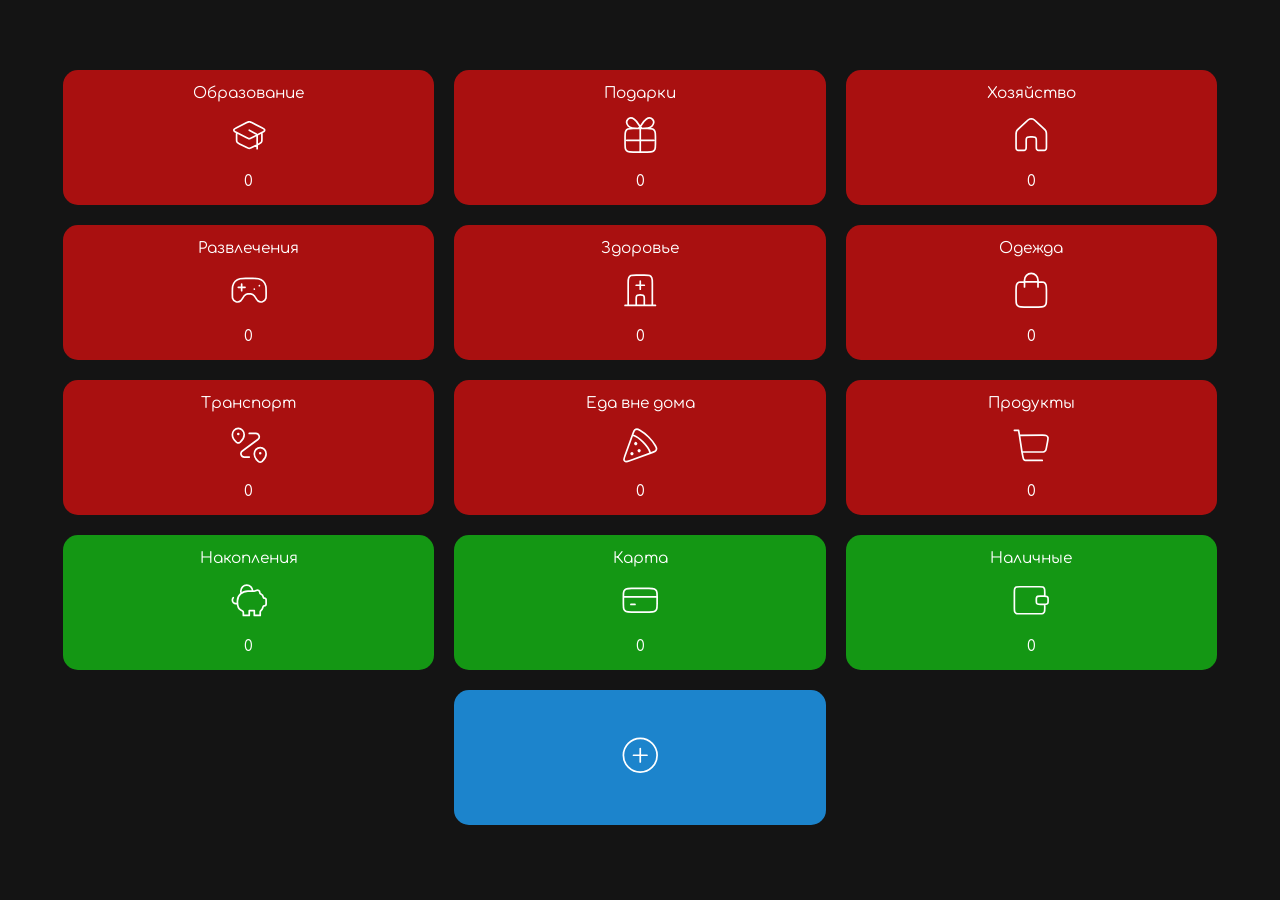
<file: webApp/index.html>
<!DOCTYPE html>
<html lang="ru">
<head>
    <meta charset="UTF-8">
    <meta name="viewport" content="width=device-width, initial-scale=1.0">
    <title>Coin note</title>
    <link rel="stylesheet" href="style.css">
</head>
<body>
    <div class="Kategories">
        <div class="kategory">
            <p>Образование</p>
            <svg viewBox="0 0 24 24" fill="none" xmlns="http://www.w3.org/2000/svg">
                <path d="M16.6788 19.966V12.5602C16.6788 12.2189 16.6788 12.0483 16.6287 11.896C16.5843 11.7612 16.5118 11.6375 16.416 11.5329C16.3076 11.4147 16.1588 11.3313 15.8611 11.1644L11.9991 8.99995M19.4991 10.5V14.2722C19.4991 14.9902 19.4991 15.3491 19.3898 15.666C19.2932 15.9463 19.1354 16.2015 18.928 16.4133C18.6934 16.6528 18.3723 16.8134 17.7302 17.1344L13.4302 19.2844C12.9055 19.5468 12.6431 19.678 12.3679 19.7296C12.1242 19.7753 11.8741 19.7753 11.6303 19.7296C11.3551 19.678 11.0928 19.5468 10.5681 19.2844L6.26805 17.1344C5.62593 16.8134 5.30487 16.6528 5.0703 16.4133C4.86287 16.2015 4.70511 15.9463 4.60845 15.666C4.49914 15.3491 4.49914 14.9902 4.49914 14.2722V10.5M10.5472 4.49359L4.49683 7.57413C3.59326 8.03418 3.14147 8.2642 2.99561 8.57407C2.86865 8.8438 2.86865 9.15611 2.99561 9.42584C3.14147 9.73571 3.59326 9.96573 4.49683 10.4258L10.5472 13.5063C11.0792 13.7772 11.3452 13.9126 11.6246 13.9659C11.8721 14.013 12.1262 14.013 12.3737 13.9659C12.6531 13.9126 12.9191 13.7772 13.451 13.5063L19.5014 10.4258C20.405 9.96573 20.8568 9.73571 21.0027 9.42584C21.1296 9.15611 21.1296 8.8438 21.0027 8.57407C20.8568 8.2642 20.405 8.03418 19.5014 7.57412L13.451 4.49359C12.9191 4.22273 12.6531 4.08731 12.3737 4.03404C12.1262 3.98686 11.8721 3.98686 11.6246 4.03404C11.3452 4.08731 11.0792 4.22273 10.5472 4.49359Z" stroke="White" stroke-width="1" stroke-linecap="round" stroke-linejoin="round"/>
            </svg>
            <p class="coinCounter">0</p>
        </div>

        <div class="kategory">
            <p>Подарки</p>
            <svg viewBox="0 0 24 24" fill="none" xmlns="http://www.w3.org/2000/svg">
                <path d="M12 8V22M4 15H20M7.8 22H16.2C17.8802 22 18.7202 22 19.362 21.673C19.9265 21.3854 20.3854 20.9265 20.673 20.362C21 19.7202 21 18.8802 21 17.2V12.8C21 11.1198 21 10.2798 20.673 9.63803C20.3854 9.07354 19.9265 8.6146 19.362 8.32698C18.7202 8 17.8802 8 16.2 8H7.8C6.11984 8 5.27976 8 4.63803 8.32698C4.07354 8.6146 3.6146 9.07354 3.32698 9.63803C3 10.2798 3 11.1198 3 12.8V17.2C3 18.8802 3 19.7202 3.32698 20.362C3.6146 20.9265 4.07354 21.3854 4.63803 21.673C5.27976 22 6.11984 22 7.8 22ZM11 8C12.5 6.83334 13.5594 3.79394 15.5 2.50008C18.5 0.4999 21.5 3.5 19 6.49995C17.5 8.29992 13.1667 8 11 8ZM12.9313 8C11.4313 6.83334 10.3719 3.79394 8.43127 2.50008C5.43127 0.4999 2.43128 3.5 4.93127 6.49995C6.43127 8.29992 10.7646 8 12.9313 8Z" stroke="white" stroke-width="1" stroke-linecap="round"/>
            </svg>
            <p class="coinCounter">0</p>
        </div>

        <div class="kategory">
            <p>Хозяйство</p>
            <svg viewBox="0 0 24 24" fill="none" xmlns="http://www.w3.org/2000/svg">
                <path d="M18.943 7.59966L15.2572 4.19452C14.1086 3.13336 13.5343 2.60278 12.8818 2.40211C12.3072 2.22542 11.6928 2.22542 11.1182 2.40211C10.4657 2.60278 9.89136 3.13336 8.74275 4.19452L5.057 7.59966C4.29913 8.29983 3.9202 8.64992 3.6486 9.06676C3.40788 9.43623 3.2299 9.84296 3.12187 10.2705C3 10.7529 3 11.2688 3 12.3006V18.6C3 19.4401 3 19.8601 3.16349 20.181C3.3073 20.4632 3.53677 20.6927 3.81901 20.8365C4.13988 21 4.55992 21 5.4 21H6.6C7.44008 21 7.86012 21 8.18099 20.8365C8.46323 20.6927 8.6927 20.4632 8.83651 20.181C9 19.8601 9 19.4401 9 18.6V15.4C9 14.5599 9 14.1399 9.16349 13.819C9.3073 13.5368 9.53677 13.3073 9.81901 13.1635C10.1399 13 10.5599 13 11.4 13H12.6C13.4401 13 13.8601 13 14.181 13.1635C14.4632 13.3073 14.6927 13.5368 14.8365 13.819C15 14.1399 15 14.5599 15 15.4V18.6C15 19.4401 15 19.8601 15.1635 20.181C15.3073 20.4632 15.5368 20.6927 15.819 20.8365C16.1399 21 16.5599 21 17.4 21H18.6C19.4401 21 19.8601 21 20.181 20.8365C20.4632 20.6927 20.6927 20.4632 20.8365 20.181C21 19.8601 21 19.4401 21 18.6V12.3006C21 11.2688 21 10.7529 20.8781 10.2705C20.7701 9.84296 20.5921 9.43623 20.3514 9.06676C20.0798 8.64992 19.7009 8.29983 18.943 7.59966Z" stroke="white" stroke-width="1" stroke-linecap="round" stroke-linejoin="round"/>
            </svg>
            <p class="coinCounter">0</p>
        </div>

        <div class="kategory">
            <p>Развлечения</p>
            <svg viewBox="0 0 24 24" fill="none" xmlns="http://www.w3.org/2000/svg">
                <path d="M5.49442 10.2846H7.49442M7.49442 10.2846H9.49442M7.49442 10.2846V8.28464M7.49442 10.2846V12.2846M15 11.2846H15.01M18 9.28464H18.01M11.7474 14.1429C11.4073 14.1429 11.2373 14.1429 11.0777 14.16C10.2958 14.2439 9.5781 14.6314 9.07908 15.2392C8.97726 15.3632 8.884 15.5054 8.69747 15.7898C7.75224 17.2308 7.27962 17.9513 6.96424 18.2245C5.30445 19.6622 2.71312 18.8882 2.11387 16.7756C2 16.3742 2 15.5125 2 13.7892V12.8539C2 11.1302 2 10.2684 2.1758 9.55823C2.71065 7.39763 4.39763 5.71065 6.55823 5.1758C7.2684 5 8.13022 5 9.85386 5H14.1461C15.8698 5 16.7316 5 17.4418 5.1758C19.6024 5.71065 21.2893 7.39763 21.8242 9.55824C22 10.2684 22 11.1302 22 12.8539V13.7892C22 15.5125 22 16.3742 21.8861 16.7756C21.2869 18.8882 18.6955 19.6622 17.0358 18.2245C16.7204 17.9513 16.2478 17.2308 15.3025 15.7898C15.116 15.5054 15.0227 15.3632 14.9209 15.2392C14.4219 14.6314 13.7042 14.2439 12.9223 14.16C12.7627 14.1429 12.5927 14.1429 12.2526 14.1429H11.7474Z" stroke="white" stroke-width="1" stroke-linecap="round" stroke-linejoin="round"/>
            </svg>
            <p class="coinCounter">0</p>
        </div>

        <div class="kategory">
            <p>Здоровье</p>
            <svg viewBox="0 0 24 24" fill="none" xmlns="http://www.w3.org/2000/svg">
                <path d="M3 21L21 21M9.59961 9.02529H14.4004M12 6.6249V11.4257M19.1582 21L19.1582 7.8C19.1582 6.11984 19.1582 5.27976 18.8312 4.63803C18.5436 4.07354 18.0847 3.6146 17.5202 3.32698C16.8784 3 16.0384 3 14.3582 3L9.6418 3C7.96164 3 7.12156 3 6.47983 3.32698C5.91534 3.6146 5.4564 4.07354 5.16878 4.63803C4.8418 5.27976 4.8418 6.11984 4.8418 7.8L4.8418 21H19.1582ZM14.4004 21V17.1889C14.4004 16.3489 14.4004 15.9288 14.2369 15.608C14.0931 15.3257 13.8636 15.0962 13.5814 14.9524C13.2605 14.7889 12.8403 14.7889 12 14.7889C11.1597 14.7889 10.7395 14.7889 10.4186 14.9524C10.1364 15.0962 9.90691 15.3257 9.7631 15.608C9.59961 15.9288 9.59961 16.3489 9.59961 17.1889L9.59961 21H14.4004Z" stroke="white" stroke-width="1" stroke-linecap="round" stroke-linejoin="round"/>
            </svg>
            <p class="coinCounter">0</p>
        </div>

        <div class="kategory">
            <p>Одежда</p>
            <svg viewBox="0 0 24 24" fill="none" xmlns="http://www.w3.org/2000/svg">
                <path d="M16 10V6C16 3.79086 14.2091 2 12 2C9.79086 2 8 3.79086 8 6V10M7.8 22H16.2C17.8802 22 18.7202 22 19.362 21.673C19.9265 21.3854 20.3854 20.9265 20.673 20.362C21 19.7202 21 18.8802 21 17.2V11.8C21 10.1198 21 9.27976 20.673 8.63803C20.3854 8.07354 19.9265 7.6146 19.362 7.32698C18.7202 7 17.8802 7 16.2 7H7.8C6.11984 7 5.27976 7 4.63803 7.32698C4.07354 7.6146 3.6146 8.07354 3.32698 8.63803C3 9.27976 3 10.1198 3 11.8V17.2C3 18.8802 3 19.7202 3.32698 20.362C3.6146 20.9265 4.07354 21.3854 4.63803 21.673C5.27976 22 6.11984 22 7.8 22Z" stroke="white" stroke-width="1" stroke-linecap="round" stroke-linejoin="round"/>
            </svg>
            <p class="coinCounter">0</p>
        </div>

        <div class="kategory">
            <p>Транспорт</p>
            <svg viewBox="0 0 24 24" fill="none" xmlns="http://www.w3.org/2000/svg">
                <path d="M5.5 5.3044H5.505M18.5 16.6794H18.505M12 5H15.9142C17.8448 5 18.6548 7.46487 17.1006 8.61011L7.89944 15.3899C6.34518 16.5351 7.15521 19 9.08584 19H12M9 5.78947C9 7.68054 7.67968 9.21423 6.66091 10.1162C6.38445 10.3609 6.24623 10.4833 5.92872 10.578C5.7182 10.6408 5.2818 10.6408 5.07128 10.578C4.75377 10.4833 4.61555 10.3609 4.33909 10.1162C3.32032 9.21423 2 7.68054 2 5.78947C2 3.69661 3.567 2 5.5 2C7.433 2 9 3.69661 9 5.78947ZM5.75 5.3044C5.75 5.44247 5.63807 5.5544 5.5 5.5544C5.36193 5.5544 5.25 5.44247 5.25 5.3044C5.25 5.16633 5.36193 5.0544 5.5 5.0544C5.63807 5.0544 5.75 5.16633 5.75 5.3044ZM22 17.1645C22 19.0555 20.6797 20.5892 19.6609 21.4912C19.3845 21.7359 19.2462 21.8583 18.9287 21.953C18.7182 22.0158 18.2818 22.0158 18.0713 21.953C17.7538 21.8583 17.6155 21.7359 17.3391 21.4912C16.3203 20.5892 15 19.0555 15 17.1645C15 15.0716 16.567 13.375 18.5 13.375C20.433 13.375 22 15.0716 22 17.1645ZM18.75 16.6794C18.75 16.8175 18.6381 16.9294 18.5 16.9294C18.3619 16.9294 18.25 16.8175 18.25 16.6794C18.25 16.5413 18.3619 16.4294 18.5 16.4294C18.6381 16.4294 18.75 16.5413 18.75 16.6794Z" stroke="white" stroke-width="1" stroke-linecap="round" stroke-linejoin="round"/>
            </svg>
            <p class="coinCounter">0</p>
        </div>

        <div class="kategory">
            <p>Еда вне дома</p>
            <svg viewBox="0 0 24 24" fill="none" xmlns="http://www.w3.org/2000/svg">
                <path d="M7.79578 6.11178C9.39039 6.6122 11.5971 8.09273 13.6966 10.1922C15.9013 12.3969 17.4235 14.72 17.8448 16.3281M11.339 15.2119L11.3325 15.2184M7.08311 16.9602L7.07667 16.9667M9.3253 10.9803L9.31886 10.9867M3.05115 17.9187L7.82034 4.71153C8.18152 3.71131 8.36211 3.2112 8.77276 2.86546C9.09385 2.59511 9.64008 2.39561 10.0598 2.39539C10.5966 2.3951 10.9858 2.61996 11.7642 3.06965C13.4929 4.06845 15.2711 5.4309 16.9424 7.10218C18.6127 8.77248 19.9745 10.5496 20.9731 12.2774C21.4231 13.0558 21.6481 13.4451 21.6478 13.9819C21.6477 14.4017 21.4482 14.948 21.1778 15.2692C20.8321 15.6799 20.3319 15.8605 19.3314 16.2218L6.12361 20.9911C4.58909 21.5453 3.82183 21.8223 3.32098 21.6493C2.88556 21.4989 2.5434 21.1567 2.39298 20.7213C2.21996 20.2205 2.49702 19.4532 3.05115 17.9187ZM11.0169 15.534C11.1948 15.7118 11.4831 15.7118 11.661 15.534C11.8388 15.3561 11.8388 15.0678 11.661 14.8899C11.4831 14.7121 11.1948 14.7121 11.0169 14.8899C10.8391 15.0678 10.8391 15.3561 11.0169 15.534ZM6.76109 17.2823C6.93894 17.4601 7.22729 17.4601 7.40513 17.2823C7.58298 17.1044 7.58298 16.8161 7.40513 16.6382C7.22729 16.4604 6.93894 16.4604 6.76109 16.6382C6.58324 16.8161 6.58324 17.1044 6.76109 17.2823ZM9.00328 11.3023C9.18112 11.4801 9.46947 11.4801 9.64732 11.3023C9.82517 11.1244 9.82517 10.8361 9.64732 10.6582C9.46947 10.4804 9.18112 10.4804 9.00328 10.6582C8.82543 10.8361 8.82543 11.1244 9.00328 11.3023Z" stroke="white" stroke-width="1" stroke-linecap="round" stroke-linejoin="round"/>
            </svg>
            <p class="coinCounter">0</p>
        </div>

        <div class="kategory">
            <p>Продукты</p>
            <svg viewBox="0 0 24 24" fill="none" xmlns="http://www.w3.org/2000/svg">
                <path d="M5 6.14247L18.5033 6.03191C19.8397 6.02097 20.5078 6.0155 20.9784 6.2861C21.3912 6.52346 21.7057 6.90027 21.8655 7.3488C22.0476 7.86016 21.9228 8.51661 21.6732 9.8295L20.9948 13.3977C20.8187 14.324 20.7306 14.7871 20.492 15.1339C20.2816 15.4396 19.9902 15.6808 19.6506 15.8304C19.2653 16.0001 18.7939 16.0001 17.8511 16.0001L6.5 16M5 6.14247L6.5 16M5 6.14247L4.5 3.14247H2M6.5 16L7.11456 19.0728C7.25187 19.7594 7.32053 20.1026 7.49972 20.3595C7.65774 20.586 7.87524 20.7645 8.12824 20.8753C8.41514 21.001 8.76521 21.0014 9.46535 21.0021L18.4882 21.0119" stroke="white" stroke-width="1" stroke-linecap="round" stroke-linejoin="round"/>
            </svg>
            <p class="coinCounter">0</p>
        </div>
    </div>


    <div class="Storages">

        <div class="storage">
            <p>Накопления</p>
            <svg viewBox="0 0 24 24" fill="none" xmlns="http://www.w3.org/2000/svg">
                <path d="M14 6.5C14 4.567 12.433 3 10.5 3C8.567 3 7 4.567 7 6.5C7 6.93293 7.0786 7.3475 7.22232 7.73022M5 14H4.12026C2.94927 14 2 13.0507 2 11.8797C2 11.4385 2.13768 11.0082 2.39386 10.6489L2.5 10.5M11.2222 6.5668H14.9289C15.2007 6.5668 15.4683 6.50423 15.7081 6.38462L16.1609 6.15874C17.1102 5.6852 18.2571 6.32805 18.2571 7.33368C18.2571 7.7646 18.4976 8.14219 18.8947 8.36124C19.4601 8.67316 20.1576 9.18175 20.331 10.2148C20.3774 10.4916 20.6145 10.7203 20.9143 10.7203C21.5139 10.7203 22 11.1745 22 11.7349V14.1992C22 14.8011 21.4779 15.2891 20.8338 15.2891C20.5629 15.2891 20.332 15.4649 20.2369 15.7018C19.9933 16.3083 19.9656 16.9396 19.5532 17.4154C18.967 18.0916 18.674 18.4297 18.6224 18.524C18.5383 18.6781 18.5602 18.6193 18.5229 18.7908C18.5 18.8959 18.5 19.0097 18.5 19.2373V21H15V18.1965H12V21H8.5V19.7965C8.5 19.3351 8.5 19.1045 8.44913 18.9511C8.38264 18.7507 8.37699 18.7411 8.23344 18.5863C8.12363 18.4678 7.73581 18.2544 6.96018 17.8276C5.57981 17.068 5 15.2181 5 13.0566V12.3816C5 9.17019 7.78578 6.5668 11.2222 6.5668Z" stroke="white" stroke-width="1" stroke-linecap="round" stroke-linejoin="round"/>
            </svg>
            <p class="coinCounter">0</p>
        </div>

        <div class="storage">
            <p>Карта</p>
            <svg viewBox="0 0 24 24" fill="none" xmlns="http://www.w3.org/2000/svg">
                <path d="M2 10H22M6.45898 14.4835H8.88477M6.8 19H17.2C18.8802 19 19.7202 19 20.362 18.673C20.9265 18.3854 21.3854 17.9265 21.673 17.362C22 16.7202 22 15.8802 22 14.2V9.8C22 8.11984 22 7.27976 21.673 6.63803C21.3854 6.07354 20.9265 5.6146 20.362 5.32698C19.7202 5 18.8802 5 17.2 5H6.8C5.11984 5 4.27976 5 3.63803 5.32698C3.07354 5.6146 2.6146 6.07354 2.32698 6.63803C2 7.27976 2 8.11984 2 9.8V14.2C2 15.8802 2 16.7202 2.32698 17.362C2.6146 17.9265 3.07354 18.3854 3.63803 18.673C4.27976 19 5.11984 19 6.8 19Z" stroke="white" stroke-width="1" stroke-linecap="round" stroke-linejoin="round"/>
            </svg>
            <p class="coinCounter">0</p>
        </div>

        <div class="storage">
            <p>Наличные</p>
            <svg viewBox="0 0 24 24" fill="none" xmlns="http://www.w3.org/2000/svg">
                <path d="M20 14.5V16.8C20 17.9201 20 18.4802 19.782 18.908C19.5903 19.2843 19.2843 19.5903 18.908 19.782C18.4802 20 17.9201 20 16.8 20H5.2C4.0799 20 3.51984 20 3.09202 19.782C2.71569 19.5903 2.40973 19.2843 2.21799 18.908C2 18.4802 2 17.9201 2 16.8V7.2C2 6.0799 2 5.51984 2.21799 5.09202C2.40973 4.71569 2.71569 4.40973 3.09202 4.21799C3.51984 4 4.0799 4 5.2 4H16.8C17.9201 4 18.4802 4 18.908 4.21799C19.2843 4.40973 19.5903 4.71569 19.782 5.09202C20 5.51984 20 6.0799 20 7.2V9.24191M17.4 14.4587H19.6C20.4401 14.4587 20.8601 14.4587 21.181 14.2952C21.4632 14.1514 21.6927 13.922 21.8365 13.6397C22 13.3189 22 12.8988 22 12.0587V11.9413C22 11.1012 22 10.6811 21.8365 10.3603C21.6927 10.078 21.4632 9.84856 21.181 9.70475C20.8601 9.54126 20.4401 9.54126 19.6 9.54126H17.4C16.5599 9.54126 16.1399 9.54126 15.819 9.70475C15.5368 9.84856 15.3073 10.078 15.1635 10.3603C15 10.6811 15 11.1012 15 11.9413V12.0587C15 12.8988 15 13.3189 15.1635 13.6397C15.3073 13.922 15.5368 14.1514 15.819 14.2952C16.1399 14.4587 16.5599 14.4587 17.4 14.4587Z" stroke="white" stroke-width="1" stroke-linecap="round" stroke-linejoin="round"/>
            </svg>
            <p class="coinCounter">0</p>
        </div>
    </div>


    <div class="Income">
        <div></div>

        <div class="plus" draggable="true">
            <svg viewBox="0 0 24 24" fill="none" xmlns="http://www.w3.org/2000/svg">
                <path d="M8 12H12M12 12H16M12 12V8M12 12V16M22 12C22 17.5228 17.5228 22 12 22C6.47715 22 2 17.5228 2 12C2 6.47715 6.47715 2 12 2C17.5228 2 22 6.47715 22 12Z" stroke="white" stroke-width="1" stroke-linecap="round"/>
            </svg>
        </div>

        <div></div>
    </div>
    
    <script srcc="coinNote.js"></script>
</body>
</html>
</file>
<file: webApp/style.css>
@import url('https://fonts.googleapis.com/css2?family=Comfortaa:wght@700&display=swap');

body {
    background-color: #141414;
    color: white;
    font-family: 'Comfortaa';
    height: 100%;
    max-height: 100vh;
    overflow: hidden;

    display: flex;
    align-content: center;
    flex-direction: column;
    flex-wrap: wrap-reverse; 
    margin: 50px;
}

p {
    margin-top: 1.5vh;
    margin-bottom: 1.5vh;
    font-size: 1.7vh;
}

svg {
    height: 4.5vh;
}


.Kategories {
    display: grid;
    grid-template-columns: 1fr 1fr 1fr;
}

.kategory {
    background-color: #a91010;
    border-radius: 15px;
    min-height: 15vh;
    min-width: 29vw;
    max-height: 15vh;
    max-width: 29vw;
    margin-top: 20px;
    margin-right: 10px;
    margin-left: 10px;

    text-align: center;
    align-content: center;
}


.Storages {
    display: grid;
    grid-template-columns: 1fr 1fr 1fr;
}

.storage {
    background-color: #149714;
    border-radius: 15px;
    min-height: 15vh;
    min-width: 29vw;
    max-height: 15vh;
    max-width: 29vw;
    margin-top: 20px;
    margin-right: 10px;
    margin-left: 10px;

    text-align: center; 
    align-content: center;
}


.Income {
    display: grid;
    grid-template-columns: 1fr 1fr 1fr;
}

.plus {
    background-color: #1c84cc;
    border-radius: 15px;
    min-height: 15vh;
    min-width: 29vw;
    max-height: 15vh;
    max-width: 29vw;
    margin-top: 20px;
    margin-right: 10px;
    margin-left: 10px;
    text-align: center;
    align-content: center;
}
</file>
